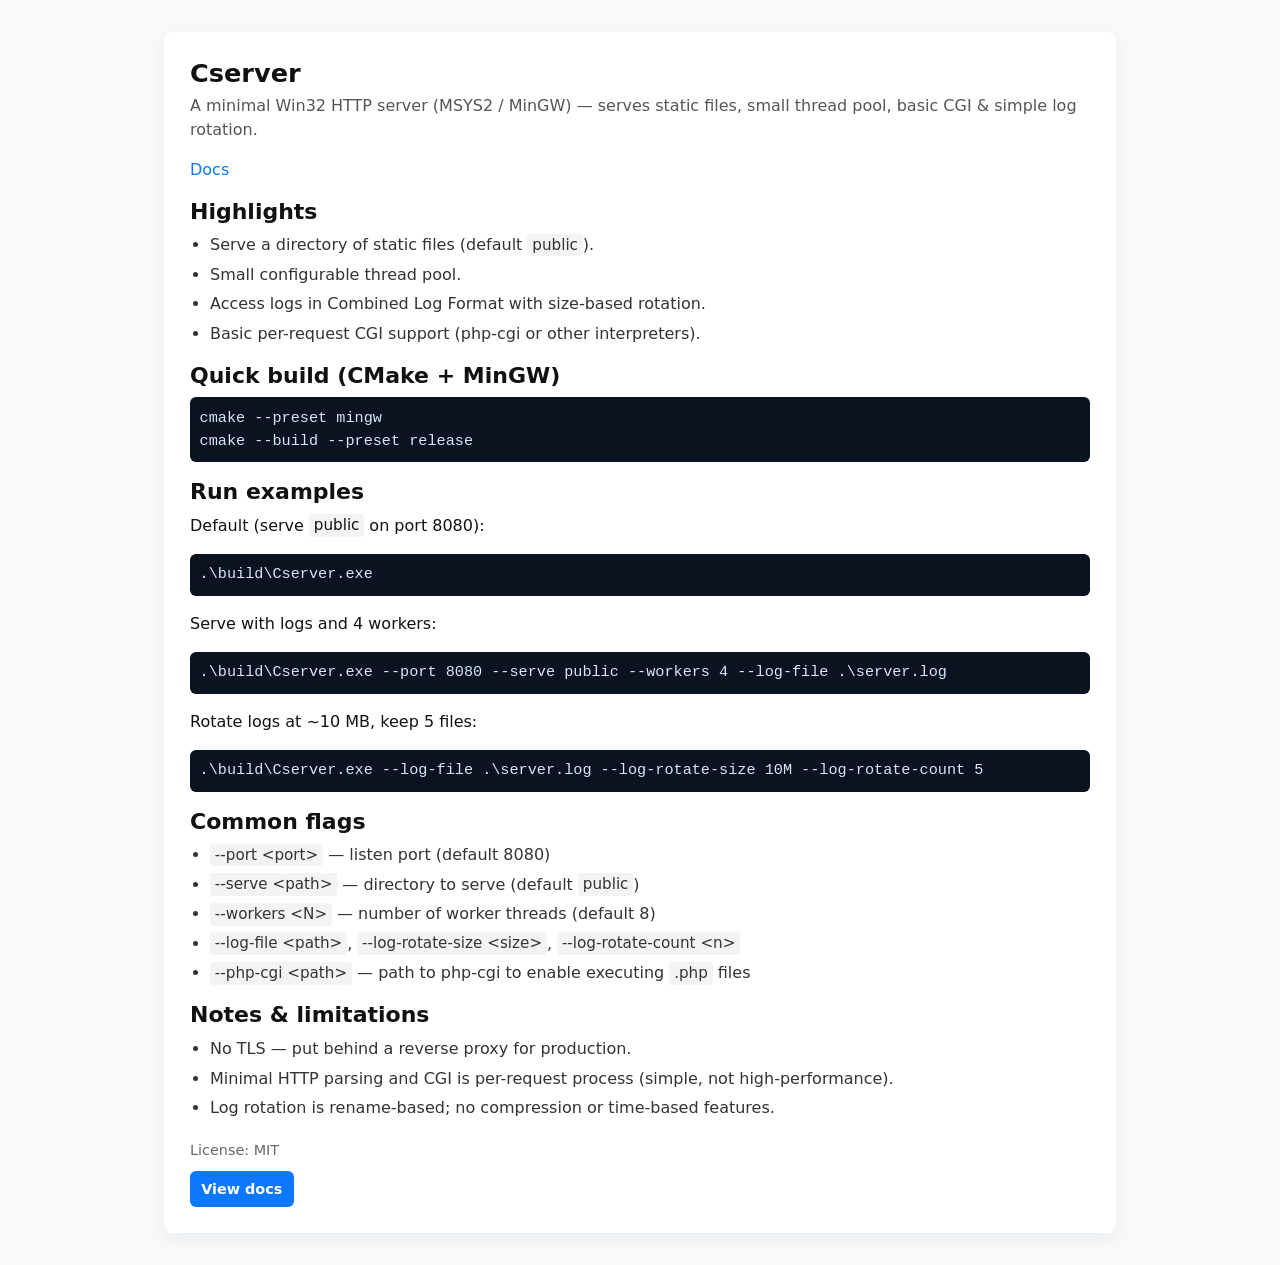
<file: public/index.html>
<!doctype html>
<html lang="en">
<head>
  <meta charset="utf-8" />
  <meta name="viewport" content="width=device-width,initial-scale=1" />
  <title>Cserver — Quick Overview</title>
  <link rel="stylesheet" href="css/app.css">
  <style>
    :root { font-family: system-ui, -apple-system, "Segoe UI", Roboto, "Helvetica Neue", Arial; color:#222; }
    body { margin: 0; padding: 2rem; background:#f7f9fb; }
    .wrap { max-width:900px; margin:0 auto; background:#fff; padding:1.6rem; border-radius:8px; box-shadow:0 6px 18px rgba(20,30,40,0.06); }
    h1 { margin:0 0 0.25rem 0; font-size:1.6rem; }
    p.lead { margin:0 0 1rem 0; color:#555; }
    section { margin:1rem 0; }
    ul { margin:0.4rem 0 0 1.25rem; color:#333; }
    pre { background:#0b1220; color:#d6e6ff; padding:0.6rem; border-radius:6px; overflow:auto; font-size:0.95rem; }
    .k { color:#7fb0ff; } /* small highlight class */
    footer { margin-top:1.25rem; font-size:0.9rem; color:#666; }
    .btn { display:inline-block; padding:0.45rem 0.7rem; background:#0b78ff; color:#fff; text-decoration:none; border-radius:6px; font-weight:600; }
  </style>
</head>
<body>
  <div class="wrap">
    <header>
      <h1>Cserver</h1>
      <p class="lead">A minimal Win32 HTTP server (MSYS2 / MinGW) — serves static files, small thread pool, basic CGI & simple log rotation.</p>
      <nav style="margin-top:0.6rem;"><a href="/docs" style="color:#0b78ff;text-decoration:none;">Docs</a></nav>
    </header>

    <section>
      <h2>Highlights</h2>
      <ul>
        <li>Serve a directory of static files (default <code>public</code>).</li>
        <li>Small configurable thread pool.</li>
        <li>Access logs in Combined Log Format with size-based rotation.</li>
        <li>Basic per-request CGI support (php-cgi or other interpreters).</li>
      </ul>
    </section>

    <section>
      <h2>Quick build (CMake + MinGW)</h2>
      <pre>
cmake --preset mingw
cmake --build --preset release</pre>
    </section>

    <section>
      <h2>Run examples</h2>
      <p>Default (serve <code>public</code> on port 8080):</p>
      <pre>
.\build\Cserver.exe</pre>

      <p>Serve with logs and 4 workers:</p>
      <pre>
.\build\Cserver.exe --port 8080 --serve public --workers 4 --log-file .\server.log</pre>

      <p>Rotate logs at ~10 MB, keep 5 files:</p>
      <pre>
.\build\Cserver.exe --log-file .\server.log --log-rotate-size 10M --log-rotate-count 5</pre>
    </section>

    <section>
      <h2>Common flags</h2>
      <ul>
        <li><code>--port &lt;port&gt;</code> — listen port (default 8080)</li>
        <li><code>--serve &lt;path&gt;</code> — directory to serve (default <code>public</code>)</li>
        <li><code>--workers &lt;N&gt;</code> — number of worker threads (default 8)</li>
        <li><code>--log-file &lt;path&gt;</code>, <code>--log-rotate-size &lt;size&gt;</code>, <code>--log-rotate-count &lt;n&gt;</code></li>
        <li><code>--php-cgi &lt;path&gt;</code> — path to php-cgi to enable executing <code>.php</code> files</li>
      </ul>
    </section>

    <section>
      <h2>Notes & limitations</h2>
      <ul>
        <li>No TLS — put behind a reverse proxy for production.</li>
        <li>Minimal HTTP parsing and CGI is per-request process (simple, not high-performance).</li>
        <li>Log rotation is rename-based; no compression or time-based features.</li>
      </ul>
    </section>

    <footer>
      <div>License: MIT</div>
      <div style="margin-top:0.6rem;"><a class="btn" href="/docs">View docs</a></div>
    </footer>
  </div>
</body>
</html>
</file>
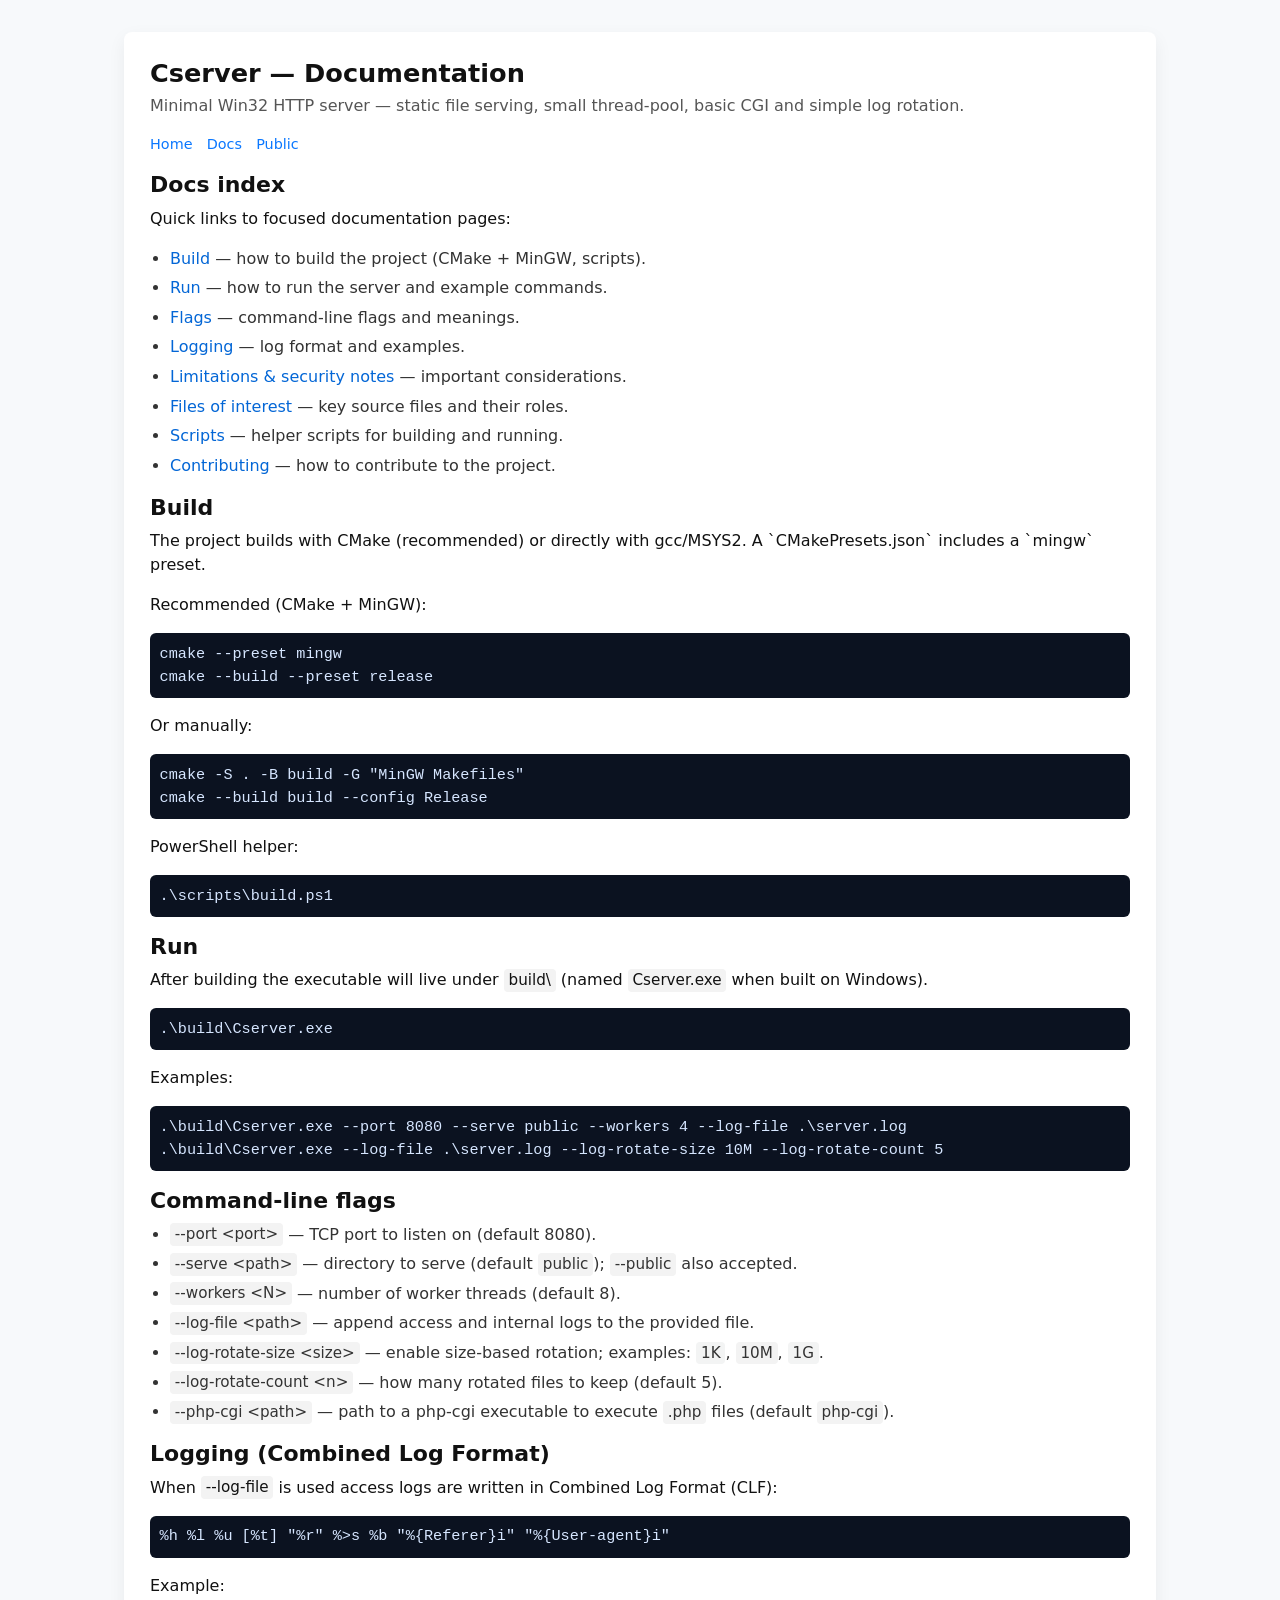
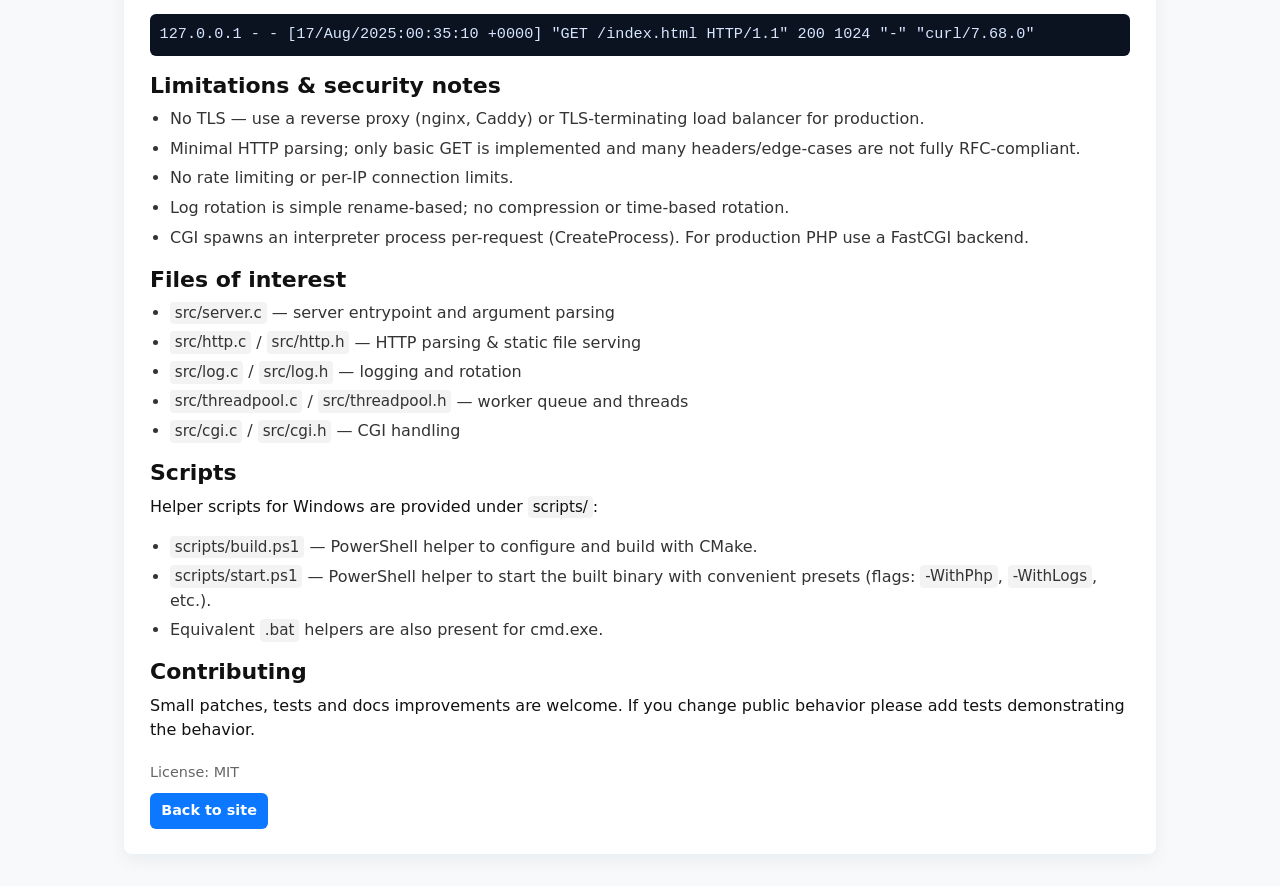
<file: public/docs/index.html>
<!doctype html>
<html lang="en">
<head>
  <meta charset="utf-8" />
  <meta name="viewport" content="width=device-width,initial-scale=1" />
  <title>Cserver — Docs</title>
  <link rel="stylesheet" href="../css/app.css">
  <style>
    :root { font-family: system-ui, -apple-system, "Segoe UI", Roboto, "Helvetica Neue", Arial; color:#222; }
    body { margin: 0; padding: 2rem; background:#f7f9fb; }
    .wrap { max-width:980px; margin:0 auto; background:#fff; padding:1.6rem; border-radius:8px; box-shadow:0 6px 18px rgba(20,30,40,0.06); }
    h1 { margin:0 0 0.25rem 0; font-size:1.6rem; }
    p.lead { margin:0 0 1rem 0; color:#555; }
    section { margin:1rem 0; }
    ul { margin:0.4rem 0 0 1.25rem; color:#333; }
    pre { background:#0b1220; color:#d6e6ff; padding:0.6rem; border-radius:6px; overflow:auto; font-size:0.95rem; }
    footer { margin-top:1.25rem; font-size:0.9rem; color:#666; }
    .meta { font-size:0.9rem; color:#555; margin-bottom:0.6rem; }
    .btn { display:inline-block; padding:0.45rem 0.7rem; background:#0b78ff; color:#fff; text-decoration:none; border-radius:6px; font-weight:600; }
    nav a { margin-right:0.6rem; color:#0b78ff; text-decoration:none; }
  </style>
</head>
<body>
  <div class="wrap">
    <header>
      <h1>Cserver — Documentation</h1>
      <p class="lead">Minimal Win32 HTTP server — static file serving, small thread-pool, basic CGI and simple log rotation.</p>
      <nav class="meta"><a href="/">Home</a> <a href="/docs">Docs</a> <a href="/">Public</a></nav>
    </header>

    <section>
      <h2>Docs index</h2>
      <p>Quick links to focused documentation pages:</p>
      <ul>
        <li><a href="#build">Build</a> — how to build the project (CMake + MinGW, scripts).</li>
        <li><a href="#run">Run</a> — how to run the server and example commands.</li>
        <li><a href="#flags">Flags</a> — command-line flags and meanings.</li>
        <li><a href="#logging">Logging</a> — log format and examples.</li>
        <li><a href="#limitations">Limitations & security notes</a> — important considerations.</li>
        <li><a href="#files">Files of interest</a> — key source files and their roles.</li>
        <li><a href="#scripts">Scripts</a> — helper scripts for building and running.</li>
        <li><a href="#contributing">Contributing</a> — how to contribute to the project.</li>
      </ul>
    </section>

    <section>
      <h2>Build</h2>
      <a name="build"></a>
      <p>The project builds with CMake (recommended) or directly with gcc/MSYS2. A `CMakePresets.json` includes a `mingw` preset.</p>
      <p>Recommended (CMake + MinGW):</p>
      <pre>
cmake --preset mingw
cmake --build --preset release
</pre>
      <p>Or manually:</p>
      <pre>
cmake -S . -B build -G "MinGW Makefiles"
cmake --build build --config Release
</pre>
      <p>PowerShell helper:</p>
      <pre>
.\scripts\build.ps1
</pre>
    </section>

    <section>
      <h2>Run</h2>
      <a name="run"></a>
      <p>After building the executable will live under <code>build\</code> (named <code>Cserver.exe</code> when built on Windows).</p>
      <pre>
.\build\Cserver.exe
</pre>
      <p>Examples:</p>
      <pre>
.\build\Cserver.exe --port 8080 --serve public --workers 4 --log-file .\server.log
.\build\Cserver.exe --log-file .\server.log --log-rotate-size 10M --log-rotate-count 5
</pre>
    </section>

    <section>
      <h2>Command-line flags</h2>
      <a name="flags"></a>
      <ul>
        <li><code>--port &lt;port&gt;</code> — TCP port to listen on (default 8080).</li>
        <li><code>--serve &lt;path&gt;</code> — directory to serve (default <code>public</code>); <code>--public</code> also accepted.</li>
        <li><code>--workers &lt;N&gt;</code> — number of worker threads (default 8).</li>
        <li><code>--log-file &lt;path&gt;</code> — append access and internal logs to the provided file.</li>
        <li><code>--log-rotate-size &lt;size&gt;</code> — enable size-based rotation; examples: <code>1K</code>, <code>10M</code>, <code>1G</code>.</li>
        <li><code>--log-rotate-count &lt;n&gt;</code> — how many rotated files to keep (default 5).</li>
        <li><code>--php-cgi &lt;path&gt;</code> — path to a php-cgi executable to execute <code>.php</code> files (default <code>php-cgi</code>).</li>
      </ul>
    </section>

    <section>
      <h2>Logging (Combined Log Format)</h2>
      <a name="logging"></a>
      <p>When <code>--log-file</code> is used access logs are written in Combined Log Format (CLF):</p>
      <pre>
%h %l %u [%t] "%r" %>s %b "%{Referer}i" "%{User-agent}i"
</pre>
      <p>Example:</p>
      <pre>
127.0.0.1 - - [17/Aug/2025:00:35:10 +0000] "GET /index.html HTTP/1.1" 200 1024 "-" "curl/7.68.0"
</pre>
    </section>

    <section>
      <h2>Limitations & security notes</h2>
      <a name="limitations"></a>
      <ul>
        <li>No TLS — use a reverse proxy (nginx, Caddy) or TLS-terminating load balancer for production.</li>
        <li>Minimal HTTP parsing; only basic GET is implemented and many headers/edge-cases are not fully RFC-compliant.</li>
        <li>No rate limiting or per-IP connection limits.</li>
        <li>Log rotation is simple rename-based; no compression or time-based rotation.</li>
        <li>CGI spawns an interpreter process per-request (CreateProcess). For production PHP use a FastCGI backend.</li>
      </ul>
    </section>

    <section>
      <h2>Files of interest</h2>
      <ul>
        <li><code>src/server.c</code> — server entrypoint and argument parsing</li>
        <li><code>src/http.c</code> / <code>src/http.h</code> — HTTP parsing & static file serving</li>
        <li><code>src/log.c</code> / <code>src/log.h</code> — logging and rotation</li>
        <li><code>src/threadpool.c</code> / <code>src/threadpool.h</code> — worker queue and threads</li>
        <li><code>src/cgi.c</code> / <code>src/cgi.h</code> — CGI handling</li>
      </ul>
    </section>

    <section>
      <h2>Scripts</h2>
      <a name="scripts"></a>
      <p>Helper scripts for Windows are provided under <code>scripts/</code>:</p>
      <ul>
        <li><code>scripts/build.ps1</code> — PowerShell helper to configure and build with CMake.</li>
        <li><code>scripts/start.ps1</code> — PowerShell helper to start the built binary with convenient presets (flags: <code>-WithPhp</code>, <code>-WithLogs</code>, etc.).</li>
        <li>Equivalent <code>.bat</code> helpers are also present for cmd.exe.</li>
      </ul>
    </section>

    <section>
      <h2>Contributing</h2>
      <a name="contributing"></a>
      <p>Small patches, tests and docs improvements are welcome. If you change public behavior please add tests demonstrating the behavior.</p>
    </section>

    <footer>
      <div>License: MIT</div>
      <div style="margin-top:0.6rem;"><a class="btn" href="/">Back to site</a></div>
    </footer>
  </div>
</body>
</html>
</file>
<file: public/css/app.css>
/* Base layout */
body {
    font-family: system-ui, -apple-system, "Segoe UI", Roboto, "Helvetica Neue", Arial;
    background: #f6f8fa;
    color: #111;
    margin: 0;
    padding: 2rem;
    line-height: 1.5;
    -webkit-font-smoothing: antialiased;
    -moz-osx-font-smoothing: grayscale;
}

/* Container */
.container {
    max-width: 720px;
    margin: 0 auto;
    background: #fff;
    padding: 1.5rem;
    border-radius: 8px;
    box-shadow: 0 4px 8px rgba(0,0,0,0.06);
}

/* Headings */
h1, h2, h3, h4, h5, h6 {
    margin: 0 0 0.5rem 0;
    line-height: 1.25;
    font-weight: 600;
}
h1 { font-size: 1.75rem; }
h2 { font-size: 1.375rem; }
h3 { font-size: 1.125rem; }

/* Paragraphs and text */
p { margin: 0 0 1rem 0; }
small { font-size: 0.85em; color: #555; }
strong { font-weight: 700; }
em { font-style: italic; }

/* Links */
a {
    color: #0366d6;
    text-decoration: none;
    background-color: transparent;
}
a:hover, a:focus { text-decoration: underline; outline: none; }

/* Lists */
ul, ol {
    margin: 0 0 1rem 1.25rem;
    padding: 0;
}
li { margin: 0.35rem 0; }

/* Images & media */
img, picture, svg {
    max-width: 100%;
    height: auto;
    display: block;
}
figure { margin: 0 0 1rem 0; }
figcaption {
    font-size: 0.9rem;
    color: #666;
    margin-top: 0.4rem;
}

/* Horizontal rule */
hr {
    border: none;
    border-top: 1px solid #e6e6e6;
    margin: 1.25rem 0;
}

/* Blockquote */
blockquote {
    margin: 0 0 1rem 0;
    padding: 0.75rem 1rem;
    background: #fbfdff;
    border-left: 4px solid #dfeefe;
    color: #333;
}

/* Code, preformatted text */
pre {
    background: #0d1117;
    color: #c9d1d9;
    padding: 0.75rem;
    border-radius: 6px;
    overflow: auto;
    font-family: ui-monospace, SFMono-Regular, Menlo, Monaco, "Roboto Mono", "Segoe UI Mono", monospace;
    font-size: 0.9rem;
    margin: 0 0 1rem 0;
}
code {
    background: rgba(27,31,35,0.05);
    padding: 0.15rem 0.3rem;
    border-radius: 4px;
    font-family: inherit;
    font-size: 0.95em;
}

/* Tables */
table {
    width: 100%;
    border-collapse: collapse;
    margin: 0 0 1rem 0;
    background: transparent;
    font-size: 0.95rem;
}
caption {
    text-align: left;
    font-size: 0.9rem;
    color: #555;
    padding-bottom: 0.5rem;
}
th, td {
    padding: 0.6rem 0.75rem;
    border: 1px solid #e9ecef;
    vertical-align: top;
    text-align: left;
}
th {
    background: #f6f8fa;
    font-weight: 600;
    color: #111;
}
tbody tr:nth-child(even) td { background: #fbfbfc; }

/* Forms */
label { display: inline-block; margin-bottom: 0.35rem; font-weight: 600; }
input[type="text"], input[type="email"], input[type="password"], textarea, select {
    width: 100%;
    padding: 0.5rem 0.6rem;
    border: 1px solid #dfe3e8;
    border-radius: 6px;
    background: #fff;
    font-size: 1rem;
    box-sizing: border-box;
}
textarea { min-height: 120px; resize: vertical; }
input:focus, textarea:focus, select:focus {
    outline: none;
    box-shadow: 0 0 0 3px rgba(3,102,214,0.12);
    border-color: #0366d6;
}
fieldset { border: 1px solid #e6e9ee; padding: 0.75rem; border-radius: 6px; }
legend { padding: 0 0.25rem; font-weight: 600; }

/* Buttons */
button {
    background: #0366d6;
    color: #fff;
    border: none;
    padding: 0.6rem 1rem;
    border-radius: 6px;
    cursor: pointer;
    font-size: 1rem;
}
button:hover { background: #024ea2; }
button:disabled {
    opacity: 0.6;
    cursor: not-allowed;
}

/* Accessibility helpers */
a:focus, button:focus, input:focus, textarea:focus {
    outline: none;
    box-shadow: 0 0 0 3px rgba(3,102,214,0.15);
}

/* Utility */
.hidden { display: none !important; }
</file>
